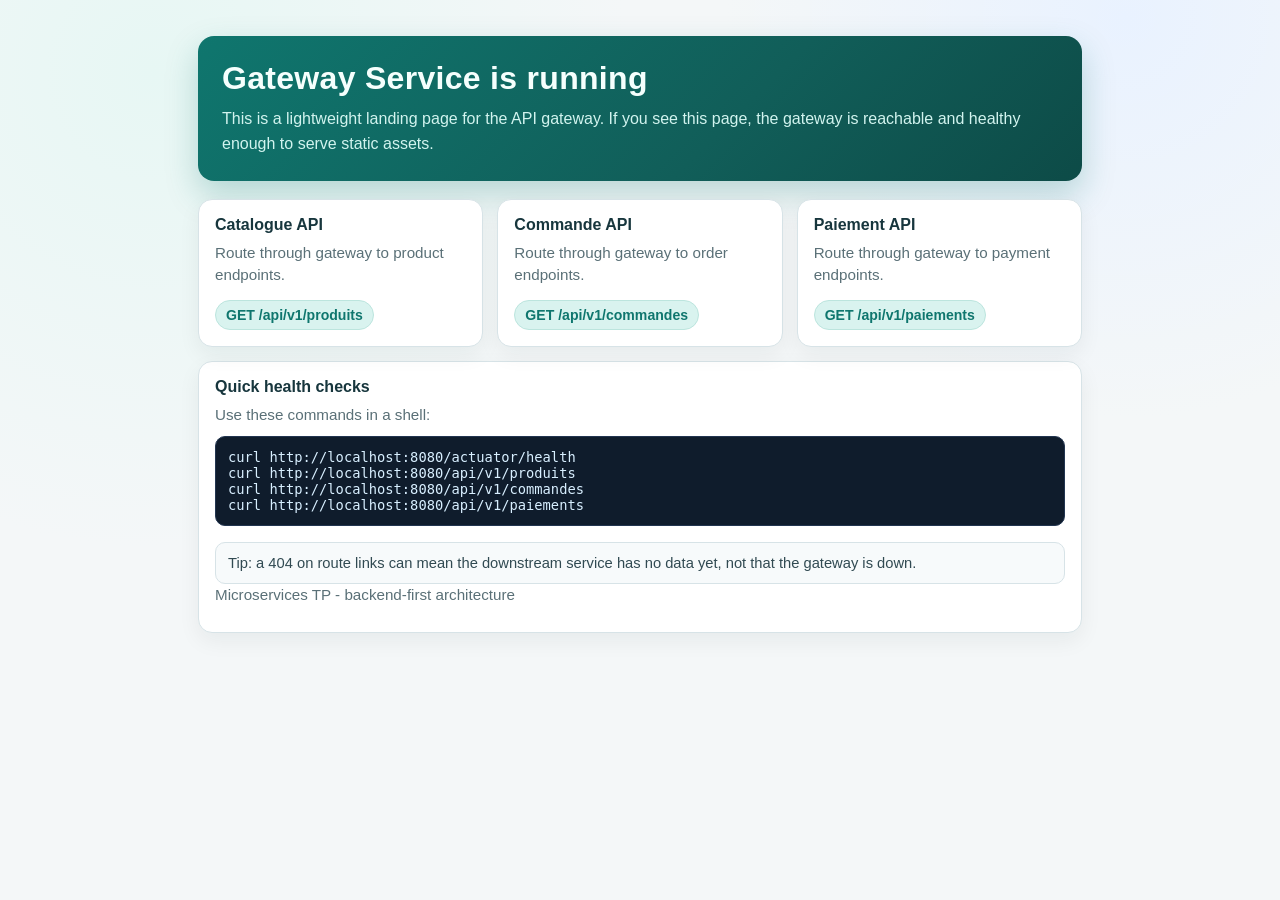
<file: gateway-service/src/main/resources/static/index.html>
<!doctype html>
<html lang="en">
<head>
  <meta charset="utf-8">
  <meta name="viewport" content="width=device-width, initial-scale=1">
  <title>Microservices Gateway</title>
  <style>
    :root {
      --bg: #f4f7f8;
      --surface: #ffffff;
      --ink: #1c2a2f;
      --muted: #5a7077;
      --accent: #0f766e;
      --accent-soft: #d9f3ef;
      --border: #d7e3e7;
    }

    * { box-sizing: border-box; }

    body {
      margin: 0;
      font-family: "Segoe UI", Tahoma, sans-serif;
      color: var(--ink);
      background:
        radial-gradient(circle at 12% 8%, #e7f7f4 0%, transparent 34%),
        radial-gradient(circle at 88% 2%, #e9f2ff 0%, transparent 28%),
        var(--bg);
      min-height: 100vh;
    }

    .page {
      max-width: 920px;
      margin: 0 auto;
      padding: 36px 18px 42px;
    }

    .hero {
      background: linear-gradient(135deg, #0f766e 0%, #115e59 60%, #0d4b47 100%);
      color: #f5fffd;
      padding: 24px;
      border-radius: 16px;
      box-shadow: 0 14px 32px rgba(15, 118, 110, 0.25);
    }

    .hero h1 {
      margin: 0;
      font-size: clamp(1.4rem, 2.5vw, 2rem);
      letter-spacing: .3px;
    }

    .hero p {
      margin: 10px 0 0;
      color: #d2f4ef;
      line-height: 1.55;
    }

    .grid {
      margin-top: 18px;
      display: grid;
      grid-template-columns: repeat(auto-fit, minmax(250px, 1fr));
      gap: 14px;
    }

    .card {
      background: var(--surface);
      border: 1px solid var(--border);
      border-radius: 14px;
      padding: 16px;
      box-shadow: 0 8px 22px rgba(17, 32, 39, 0.06);
    }

    .card h2 {
      margin: 0 0 8px;
      font-size: 1rem;
      color: #17363d;
    }

    .card p {
      margin: 0 0 10px;
      color: var(--muted);
      line-height: 1.45;
      font-size: .95rem;
    }

    .card a {
      display: inline-block;
      margin-top: 4px;
      text-decoration: none;
      color: var(--accent);
      background: var(--accent-soft);
      border: 1px solid #bce5de;
      padding: 6px 10px;
      border-radius: 999px;
      font-size: .88rem;
      font-weight: 600;
    }

    pre {
      margin: 0;
      padding: 12px;
      border-radius: 10px;
      background: #0f1c2c;
      color: #d8efff;
      overflow: auto;
      font-size: .86rem;
      border: 1px solid #223550;
    }

    .status {
      margin-top: 16px;
      padding: 12px;
      border-radius: 10px;
      border: 1px solid var(--border);
      background: #f7fafb;
      color: #314a52;
      font-size: .92rem;
    }

    .footer {
      margin-top: 14px;
      color: #51676e;
      font-size: .86rem;
    }
  </style>
</head>
<body>
  <main class="page">
    <section class="hero">
      <h1>Gateway Service is running</h1>
      <p>
        This is a lightweight landing page for the API gateway.
        If you see this page, the gateway is reachable and healthy enough to serve static assets.
      </p>
    </section>

    <section class="grid" aria-label="API routes">
      <article class="card">
        <h2>Catalogue API</h2>
        <p>Route through gateway to product endpoints.</p>
        <a href="/api/v1/produits">GET /api/v1/produits</a>
      </article>

      <article class="card">
        <h2>Commande API</h2>
        <p>Route through gateway to order endpoints.</p>
        <a href="/api/v1/commandes">GET /api/v1/commandes</a>
      </article>

      <article class="card">
        <h2>Paiement API</h2>
        <p>Route through gateway to payment endpoints.</p>
        <a href="/api/v1/paiements">GET /api/v1/paiements</a>
      </article>
    </section>

    <section class="card" style="margin-top:14px;">
      <h2>Quick health checks</h2>
      <p>Use these commands in a shell:</p>
      <pre>curl http://localhost:8080/actuator/health
curl http://localhost:8080/api/v1/produits
curl http://localhost:8080/api/v1/commandes
curl http://localhost:8080/api/v1/paiements</pre>
      <div class="status">Tip: a 404 on route links can mean the downstream service has no data yet, not that the gateway is down.</div>
      <p class="footer">Microservices TP - backend-first architecture</p>
    </section>
  </main>
</body>
</html>
</file>
